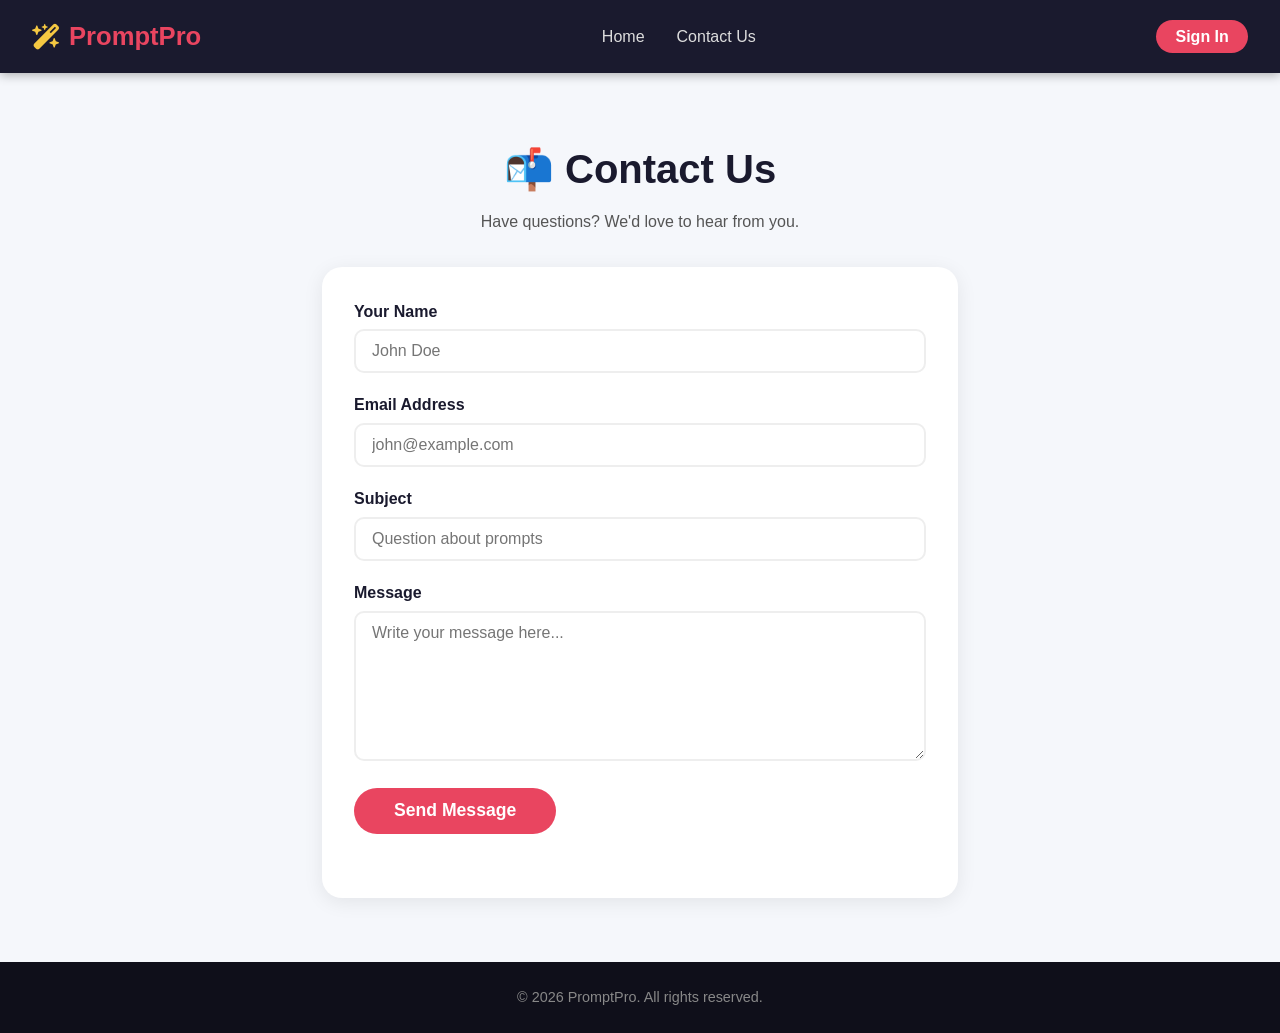
<file: contact.html>
<!DOCTYPE html>
<html lang="en">
<head>
    <meta charset="UTF-8" />
    <meta name="viewport" content="width=device-width, initial-scale=1.0" />
    <title>Contact Us - PromptPro</title>
    <link rel="stylesheet" href="css/style.css" />
    <link rel="stylesheet" href="https://cdnjs.cloudflare.com/ajax/libs/font-awesome/6.5.0/css/all.min.css" />
    <style>
        .contact-page {
            max-width: 700px;
            margin: 4rem auto;
            padding: 0 2rem;
        }
        .contact-page h1 {
            font-size: 2.5rem;
            text-align: center;
            margin-bottom: 0.5rem;
        }
        .contact-page p {
            text-align: center;
            color: #555;
            margin-bottom: 2rem;
        }
        .contact-form {
            background: #fff;
            padding: 2rem;
            border-radius: 20px;
            box-shadow: 0 4px 20px rgba(0,0,0,0.08);
        }
        .contact-form label {
            display: block;
            font-weight: 600;
            margin-bottom: 0.3rem;
        }
        .contact-form input,
        .contact-form textarea {
            width: 100%;
            padding: 0.7rem 1rem;
            border: 2px solid #eee;
            border-radius: 10px;
            margin-bottom: 1.2rem;
            font-size: 1rem;
            transition: border 0.3s;
            font-family: inherit;
        }
        .contact-form input:focus,
        .contact-form textarea:focus {
            border-color: #e94560;
            outline: none;
        }
        .contact-form textarea {
            min-height: 150px;
            resize: vertical;
        }
        .contact-form button {
            background: #e94560;
            color: #fff;
            border: none;
            padding: 0.8rem 2.5rem;
            border-radius: 50px;
            font-weight: 700;
            font-size: 1.1rem;
            cursor: pointer;
            transition: background 0.3s, transform 0.2s;
        }
        .contact-form button:hover {
            background: #c73a52;
            transform: scale(1.02);
        }
        #contactMessage {
            margin-top: 1rem;
            text-align: center;
            font-weight: 600;
        }
        @media (max-width: 600px) {
            .contact-page {
                padding: 0 1rem;
            }
        }
    </style>
</head>
<body>

    <nav class="navbar">
        <div class="nav-container">
            <a href="index.html" class="nav-logo">
                <i class="fas fa-wand-magic-sparkles"></i> PromptPro
            </a>
            <ul class="nav-menu">
                <li><a href="index.html">Home</a></li>
                <li><a href="contact.html">Contact Us</a></li>
            </ul>
            <div class="nav-auth">
                <a href="signin.html" class="btn-auth" id="authBtn">Sign In</a>
            </div>
            <button class="nav-toggle" id="navToggle">
                <i class="fas fa-bars"></i>
            </button>
        </div>
    </nav>

    <section class="contact-page">
        <h1>📬 Contact Us</h1>
        <p>Have questions? We'd love to hear from you.</p>
        <form class="contact-form" id="contactForm">
            <label for="contactName">Your Name</label>
            <input type="text" id="contactName" placeholder="John Doe" required />

            <label for="contactEmail">Email Address</label>
            <input type="email" id="contactEmail" placeholder="john@example.com" required />

            <label for="contactSubject">Subject</label>
            <input type="text" id="contactSubject" placeholder="Question about prompts" required />

            <label for="contactMessageText">Message</label>
            <textarea id="contactMessageText" placeholder="Write your message here..." required></textarea>

            <button type="submit">Send Message</button>
            <p id="contactMessage"></p>
        </form>
    </section>

    <footer class="footer">
        <p>&copy; 2026 PromptPro. All rights reserved.</p>
    </footer>

    <script src="js/firebase-config.js"></script>
    <script src="js/auth.js"></script>
    <script>
        document.getElementById('contactForm')?.addEventListener('submit', function(e) {
            e.preventDefault();
            const name = document.getElementById('contactName').value;
            const email = document.getElementById('contactEmail').value;
            const subject = document.getElementById('contactSubject').value;
            const message = document.getElementById('contactMessageText').value;

            // Simple demo: store in localStorage or show success
            const msg = `✅ Thanks ${name}! We've received your message and will reply within 24 hours.`;
            document.getElementById('contactMessage').textContent = msg;
            document.getElementById('contactMessage').style.color = '#4ecdc4';
            this.reset();
        });

        document.getElementById('navToggle')?.addEventListener('click', function() {
            document.querySelector('.nav-menu').classList.toggle('active');
        });
    </script>
</body>
</html>
</file>
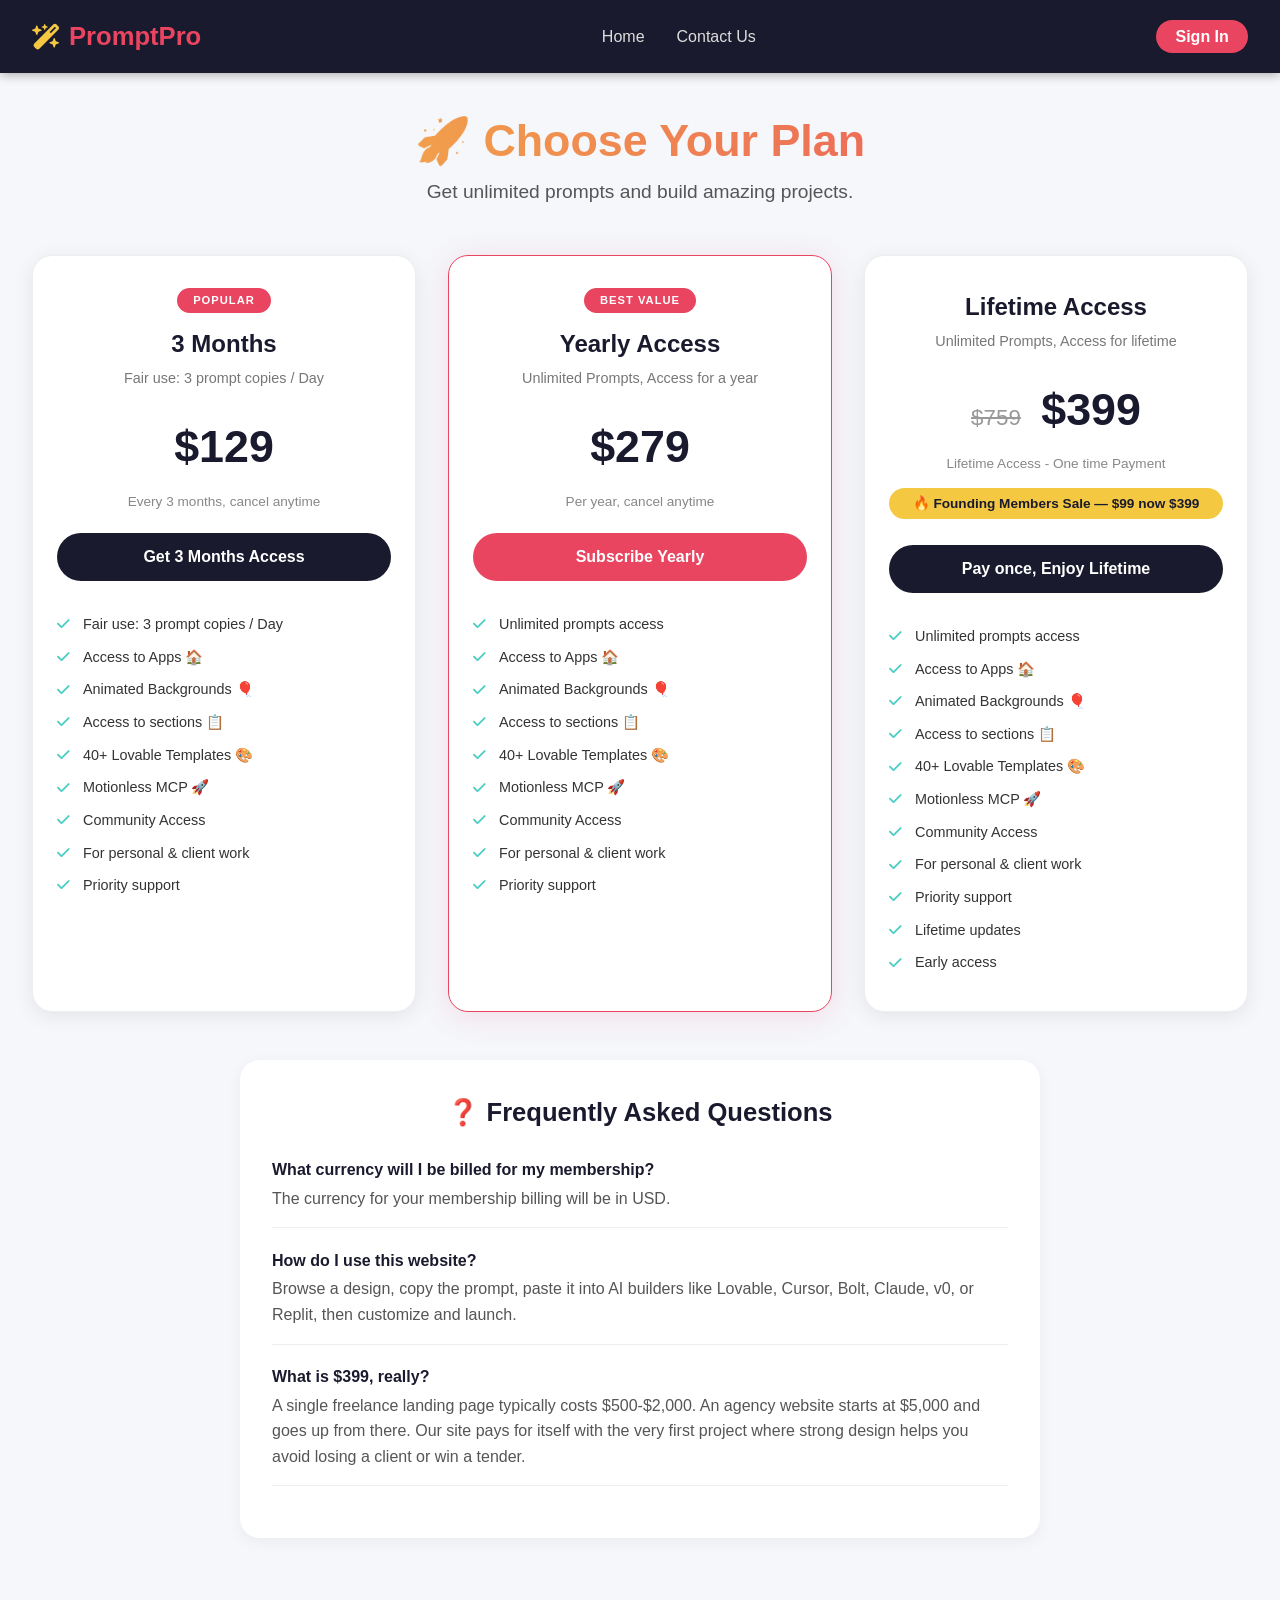
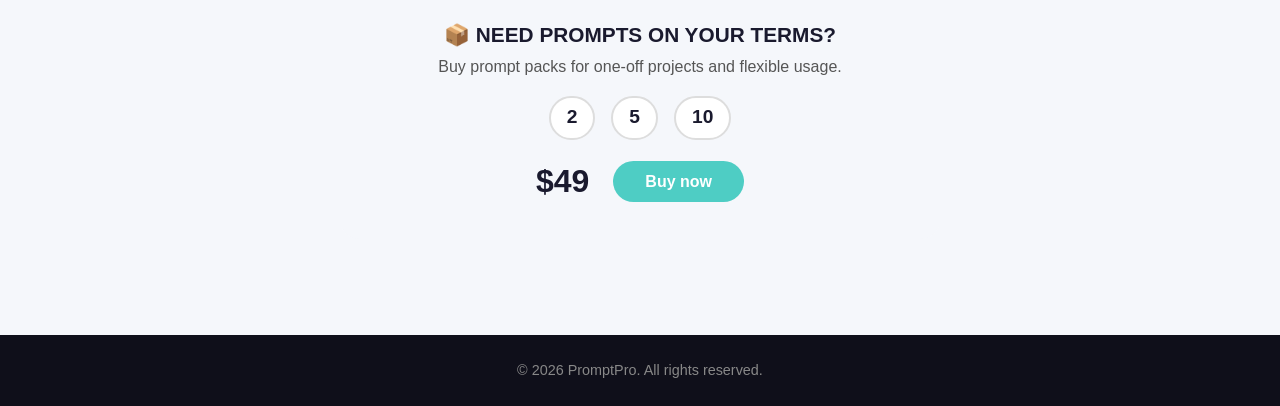
<file: subscription.html>
<!DOCTYPE html>
<html lang="en">
<head>
    <meta charset="UTF-8" />
    <meta name="viewport" content="width=device-width, initial-scale=1.0" />
    <title>Subscribe - PromptPro</title>
    <link rel="stylesheet" href="css/style.css" />
    <link rel="stylesheet" href="css/subscription.css" />
    <link rel="stylesheet" href="https://cdnjs.cloudflare.com/ajax/libs/font-awesome/6.5.0/css/all.min.css" />
</head>
<body>

    <!-- ====== NAVIGATION (same as index) ====== -->
    <nav class="navbar">
        <div class="nav-container">
            <a href="index.html" class="nav-logo">
                <i class="fas fa-wand-magic-sparkles"></i> PromptPro
            </a>
            <ul class="nav-menu">
                <li><a href="index.html">Home</a></li>
                <li><a href="contact.html">Contact Us</a></li>
            </ul>
            <div class="nav-auth">
                <a href="signin.html" class="btn-auth" id="authBtn">Sign In</a>
            </div>
            <button class="nav-toggle" id="navToggle">
                <i class="fas fa-bars"></i>
            </button>
        </div>
    </nav>

    <!-- ====== SUBSCRIPTION PAGE ====== -->
    <section class="subscription-page">
        <div class="subscription-header">
            <h1>🚀 Choose Your Plan</h1>
            <p>Get unlimited prompts and build amazing projects.</p>
        </div>

        <div class="pricing-grid">
            <!-- 3 Months -->
            <div class="pricing-card">
                <div class="plan-badge">POPULAR</div>
                <h2>3 Months</h2>
                <p class="plan-desc">Fair use: 3 prompt copies / Day</p>
                <div class="price">$129</div>
                <p class="billing">Every 3 months, cancel anytime</p>
                <a href="#" class="btn-plan" data-plan="3months">Get 3 Months Access</a>
                <ul class="features">
                    <li><i class="fas fa-check"></i> Fair use: 3 prompt copies / Day</li>
                    <li><i class="fas fa-check"></i> Access to Apps 🏠</li>
                    <li><i class="fas fa-check"></i> Animated Backgrounds 🎈</li>
                    <li><i class="fas fa-check"></i> Access to sections 📋</li>
                    <li><i class="fas fa-check"></i> 40+ Lovable Templates 🎨</li>
                    <li><i class="fas fa-check"></i> Motionless MCP 🚀</li>
                    <li><i class="fas fa-check"></i> Community Access</li>
                    <li><i class="fas fa-check"></i> For personal &amp; client work</li>
                    <li><i class="fas fa-check"></i> Priority support</li>
                </ul>
            </div>

            <!-- Yearly -->
            <div class="pricing-card featured">
                <div class="plan-badge">BEST VALUE</div>
                <h2>Yearly Access</h2>
                <p class="plan-desc">Unlimited Prompts, Access for a year</p>
                <div class="price">$279</div>
                <p class="billing">Per year, cancel anytime</p>
                <a href="#" class="btn-plan btn-primary" data-plan="yearly">Subscribe Yearly</a>
                <ul class="features">
                    <li><i class="fas fa-check"></i> Unlimited prompts access</li>
                    <li><i class="fas fa-check"></i> Access to Apps 🏠</li>
                    <li><i class="fas fa-check"></i> Animated Backgrounds 🎈</li>
                    <li><i class="fas fa-check"></i> Access to sections 📋</li>
                    <li><i class="fas fa-check"></i> 40+ Lovable Templates 🎨</li>
                    <li><i class="fas fa-check"></i> Motionless MCP 🚀</li>
                    <li><i class="fas fa-check"></i> Community Access</li>
                    <li><i class="fas fa-check"></i> For personal &amp; client work</li>
                    <li><i class="fas fa-check"></i> Priority support</li>
                </ul>
            </div>

            <!-- Lifetime -->
            <div class="pricing-card">
                <h2>Lifetime Access</h2>
                <p class="plan-desc">Unlimited Prompts, Access for lifetime</p>
                <div class="price"><span class="strike">$759</span> $399</div>
                <p class="billing">Lifetime Access - One time Payment</p>
                <p class="sale-tag">🔥 Founding Members Sale — $99 now $399</p>
                <a href="#" class="btn-plan" data-plan="lifetime">Pay once, Enjoy Lifetime</a>
                <ul class="features">
                    <li><i class="fas fa-check"></i> Unlimited prompts access</li>
                    <li><i class="fas fa-check"></i> Access to Apps 🏠</li>
                    <li><i class="fas fa-check"></i> Animated Backgrounds 🎈</li>
                    <li><i class="fas fa-check"></i> Access to sections 📋</li>
                    <li><i class="fas fa-check"></i> 40+ Lovable Templates 🎨</li>
                    <li><i class="fas fa-check"></i> Motionless MCP 🚀</li>
                    <li><i class="fas fa-check"></i> Community Access</li>
                    <li><i class="fas fa-check"></i> For personal &amp; client work</li>
                    <li><i class="fas fa-check"></i> Priority support</li>
                    <li><i class="fas fa-check"></i> Lifetime updates</li>
                    <li><i class="fas fa-check"></i> Early access</li>
                </ul>
            </div>
        </div>

        <!-- ====== FAQ / INFO ====== -->
        <div class="faq-section">
            <h3>❓ Frequently Asked Questions</h3>
            <div class="faq-item">
                <strong>What currency will I be billed for my membership?</strong>
                <p>The currency for your membership billing will be in USD.</p>
            </div>
            <div class="faq-item">
                <strong>How do I use this website?</strong>
                <p>Browse a design, copy the prompt, paste it into AI builders like Lovable, Cursor, Bolt, Claude, v0, or Replit, then customize and launch.</p>
            </div>
            <div class="faq-item">
                <strong>What is $399, really?</strong>
                <p>A single freelance landing page typically costs $500-$2,000. An agency website starts at $5,000 and goes up from there. Our site pays for itself with the very first project where strong design helps you avoid losing a client or win a tender.</p>
            </div>
        </div>

        <!-- ====== PROMPT PACKS ====== -->
        <div class="prompt-packs">
            <h3>📦 NEED PROMPTS ON YOUR TERMS?</h3>
            <p>Buy prompt packs for one-off projects and flexible usage.</p>
            <div class="pack-options">
                <span>2</span>
                <span>5</span>
                <span>10</span>
            </div>
            <div class="pack-price">
                <span>$49</span>
                <a href="#" class="btn-pack">Buy now</a>
            </div>
        </div>
    </section>

    <!-- ====== FOOTER ====== -->
    <footer class="footer">
        <p>&copy; 2026 PromptPro. All rights reserved.</p>
    </footer>

    <script src="js/firebase-config.js"></script>
    <script src="js/auth.js"></script>
    <script src="js/subscription.js"></script>
</body>
</html>
</file>
<file: css/style.css>
/* ===== RESET & BASE ===== */
* {
    margin: 0;
    padding: 0;
    box-sizing: border-box;
}

body {
    font-family: 'Segoe UI', Tahoma, Geneva, Verdana, sans-serif;
    background: #f5f7fb;
    color: #1a1a2e;
    line-height: 1.6;
}

a {
    text-decoration: none;
    color: inherit;
}

/* ===== NAVBAR ===== */
.navbar {
    background: #1a1a2e;
    color: #fff;
    padding: 1rem 2rem;
    position: sticky;
    top: 0;
    z-index: 1000;
    box-shadow: 0 2px 10px rgba(0,0,0,0.3);
}

.nav-container {
    max-width: 1400px;
    margin: 0 auto;
    display: flex;
    justify-content: space-between;
    align-items: center;
    flex-wrap: wrap;
}

.nav-logo {
    font-size: 1.6rem;
    font-weight: 700;
    color: #e94560;
    display: flex;
    align-items: center;
    gap: 8px;
}
.nav-logo i {
    color: #f5c842;
}

.nav-menu {
    list-style: none;
    display: flex;
    gap: 2rem;
    align-items: center;
}
.nav-menu li a {
    color: #ddd;
    font-weight: 500;
    transition: color 0.3s;
}
.nav-menu li a:hover {
    color: #e94560;
}

.nav-auth .btn-auth {
    background: #e94560;
    color: #fff;
    padding: 0.5rem 1.2rem;
    border-radius: 30px;
    font-weight: 600;
    transition: background 0.3s;
}
.nav-auth .btn-auth:hover {
    background: #c73a52;
}

.nav-toggle {
    display: none;
    background: none;
    border: none;
    color: #fff;
    font-size: 1.8rem;
    cursor: pointer;
}

/* Mobile nav */
@media (max-width: 768px) {
    .nav-menu {
        display: none;
        width: 100%;
        flex-direction: column;
        gap: 1rem;
        padding: 1rem 0;
        border-top: 1px solid #333;
        margin-top: 1rem;
    }
    .nav-menu.active {
        display: flex;
    }
    .nav-toggle {
        display: block;
    }
    .nav-auth {
        margin-left: auto;
        margin-right: 1rem;
    }
}

/* ===== HERO ===== */
.hero {
    background: linear-gradient(135deg, #1a1a2e 0%, #16213e 50%, #0f3460 100%);
    color: #fff;
    text-align: center;
    padding: 4rem 2rem;
}
.hero h1 {
    font-size: 3rem;
    margin-bottom: 0.5rem;
    background: linear-gradient(90deg, #f5c842, #e94560);
    -webkit-background-clip: text;
    -webkit-text-fill-color: transparent;
    background-clip: text;
}
.hero p {
    font-size: 1.2rem;
    opacity: 0.9;
    margin-bottom: 1.5rem;
}
.btn-hero {
    background: #e94560;
    color: #fff;
    padding: 0.8rem 2.5rem;
    border-radius: 50px;
    font-weight: 700;
    font-size: 1.1rem;
    display: inline-block;
    transition: transform 0.2s, box-shadow 0.2s;
    box-shadow: 0 4px 15px rgba(233, 69, 96, 0.4);
}
.btn-hero:hover {
    transform: scale(1.05);
    box-shadow: 0 6px 25px rgba(233, 69, 96, 0.6);
}

/* ===== FILTER BAR ===== */
.filter-bar {
    max-width: 1400px;
    margin: 2rem auto;
    padding: 0 2rem;
    display: flex;
    gap: 2rem;
    flex-wrap: wrap;
    align-items: center;
}
.filter-group {
    display: flex;
    align-items: center;
    gap: 0.5rem;
}
.filter-group label {
    font-weight: 600;
    color: #1a1a2e;
}
.filter-group select {
    padding: 0.5rem 1rem;
    border-radius: 8px;
    border: 2px solid #ddd;
    background: #fff;
    font-weight: 500;
    cursor: pointer;
    outline: none;
    transition: border 0.3s;
}
.filter-group select:focus {
    border-color: #e94560;
}

/* ===== PRODUCT GRID ===== */
.product-grid {
    max-width: 1400px;
    margin: 0 auto 3rem;
    padding: 0 2rem;
    display: grid;
    grid-template-columns: repeat(5, 1fr);
    gap: 1.5rem;
}

/* Product Card */
.product-card {
    background: #fff;
    border-radius: 16px;
    overflow: hidden;
    box-shadow: 0 4px 15px rgba(0,0,0,0.08);
    transition: transform 0.3s, box-shadow 0.3s;
    display: flex;
    flex-direction: column;
}
.product-card:hover {
    transform: translateY(-5px);
    box-shadow: 0 8px 30px rgba(0,0,0,0.15);
}

.product-card img {
    width: 100%;
    aspect-ratio: 1 / 1;
    object-fit: cover;
    display: block;
    background: #eee;
}

.product-name {
    padding: 0.8rem 1rem 0.4rem;
    font-weight: 600;
    font-size: 0.95rem;
    text-align: center;
    flex-grow: 1;
}

.product-card .btn-copy,
.product-card .btn-premium {
    margin: 0.2rem 1rem 1rem;
    padding: 0.6rem;
    border: none;
    border-radius: 30px;
    font-weight: 700;
    font-size: 0.9rem;
    cursor: pointer;
    transition: background 0.3s, transform 0.2s;
    width: calc(100% - 2rem);
    align-self: center;
}
.product-card .btn-copy {
    background: #4ecdc4;
    color: #fff;
}
.product-card .btn-copy:hover {
    background: #3ab0a8;
    transform: scale(1.02);
}
.product-card .btn-premium {
    background: #f5c842;
    color: #1a1a2e;
}
.product-card .btn-premium:hover {
    background: #e0b032;
    transform: scale(1.02);
}

/* Premium lock icon */
.product-card .premium-badge {
    background: #e94560;
    color: #fff;
    font-size: 0.7rem;
    padding: 0.2rem 0.6rem;
    border-radius: 20px;
    display: inline-block;
    margin: 0 auto 0.2rem;
    letter-spacing: 0.5px;
}

/* Ad Card (same size as product card) */
.ad-card {
    background: #fff;
    border-radius: 16px;
    overflow: hidden;
    box-shadow: 0 4px 15px rgba(0,0,0,0.08);
    transition: transform 0.3s;
    cursor: pointer;
    display: flex;
    flex-direction: column;
}
.ad-card:hover {
    transform: translateY(-5px);
}
.ad-card a {
    display: block;
    width: 100%;
    height: 100%;
}
.ad-card img {
    width: 100%;
    aspect-ratio: 1 / 0.9; /* slightly taller to cover name + button area */
    object-fit: cover;
    display: block;
    background: #ddd;
}

/* ===== RESPONSIVE GRID ===== */
@media (max-width: 1200px) {
    .product-grid {
        grid-template-columns: repeat(4, 1fr);
    }
}
@media (max-width: 992px) {
    .product-grid {
        grid-template-columns: repeat(3, 1fr);
    }
}
@media (max-width: 768px) {
    .product-grid {
        grid-template-columns: repeat(2, 1fr);
        gap: 1rem;
        padding: 0 1rem;
    }
    .hero h1 {
        font-size: 2.2rem;
    }
    .filter-bar {
        flex-direction: column;
        align-items: stretch;
        gap: 0.8rem;
        padding: 0 1rem;
    }
}

/* ===== NOTIFY SECTION ===== */
.notify-section {
    background: #1a1a2e;
    color: #fff;
    text-align: center;
    padding: 3rem 2rem;
    margin-top: 2rem;
}
.notify-section h2 {
    font-size: 2rem;
    margin-bottom: 0.3rem;
}
.notify-section p {
    opacity: 0.8;
    margin-bottom: 1.2rem;
}
.notify-section form {
    display: flex;
    justify-content: center;
    gap: 0.5rem;
    flex-wrap: wrap;
    max-width: 500px;
    margin: 0 auto;
}
.notify-section input {
    padding: 0.7rem 1.2rem;
    border-radius: 30px;
    border: none;
    flex: 1;
    min-width: 200px;
    font-size: 1rem;
}
.notify-section button {
    background: #e94560;
    color: #fff;
    border: none;
    padding: 0.7rem 2rem;
    border-radius: 30px;
    font-weight: 700;
    cursor: pointer;
    transition: background 0.3s;
}
.notify-section button:hover {
    background: #c73a52;
}
#notifyMessage {
    margin-top: 0.8rem;
    color: #4ecdc4;
}

/* ===== FOOTER ===== */
.footer {
    background: #0f0f1a;
    color: #888;
    text-align: center;
    padding: 1.5rem;
    font-size: 0.9rem;
}
</file>
<file: css/subscription.css>
/* ===== SUBSCRIPTION PAGE ===== */
.subscription-page {
    max-width: 1400px;
    margin: 0 auto;
    padding: 2rem 2rem 4rem;
}

.subscription-header {
    text-align: center;
    margin-bottom: 3rem;
}
.subscription-header h1 {
    font-size: 2.8rem;
    background: linear-gradient(90deg, #f5c842, #e94560);
    -webkit-background-clip: text;
    -webkit-text-fill-color: transparent;
    background-clip: text;
}
.subscription-header p {
    font-size: 1.2rem;
    color: #555;
}

/* ===== PRICING GRID ===== */
.pricing-grid {
    display: grid;
    grid-template-columns: repeat(3, 1fr);
    gap: 2rem;
    margin-bottom: 3rem;
}

.pricing-card {
    background: #fff;
    border-radius: 20px;
    padding: 2rem 1.5rem;
    box-shadow: 0 4px 20px rgba(0,0,0,0.08);
    text-align: center;
    transition: transform 0.3s, box-shadow 0.3s;
    border: 1px solid #eee;
    position: relative;
    display: flex;
    flex-direction: column;
}
.pricing-card:hover {
    transform: translateY(-8px);
    box-shadow: 0 12px 40px rgba(0,0,0,0.12);
}
.pricing-card.featured {
    border-color: #e94560;
    box-shadow: 0 4px 30px rgba(233, 69, 96, 0.15);
}
.pricing-card.featured:hover {
    box-shadow: 0 12px 50px rgba(233, 69, 96, 0.25);
}

.plan-badge {
    background: #e94560;
    color: #fff;
    font-size: 0.7rem;
    font-weight: 700;
    letter-spacing: 1px;
    padding: 0.2rem 1rem;
    border-radius: 20px;
    display: inline-block;
    margin-bottom: 0.8rem;
    text-transform: uppercase;
    align-self: center;
}

.pricing-card h2 {
    font-size: 1.5rem;
    margin-bottom: 0.2rem;
}
.plan-desc {
    color: #777;
    font-size: 0.9rem;
    margin-bottom: 0.8rem;
}
.price {
    font-size: 2.8rem;
    font-weight: 800;
    color: #1a1a2e;
    margin: 0.5rem 0;
}
.price .strike {
    font-size: 1.4rem;
    font-weight: 400;
    color: #999;
    text-decoration: line-through;
    margin-right: 0.5rem;
}
.billing {
    font-size: 0.85rem;
    color: #888;
    margin-bottom: 0.5rem;
}
.sale-tag {
    background: #f5c842;
    color: #1a1a2e;
    font-weight: 700;
    font-size: 0.85rem;
    padding: 0.3rem 0.8rem;
    border-radius: 30px;
    display: inline-block;
    margin: 0.3rem 0 0.8rem;
}

.btn-plan {
    display: inline-block;
    background: #1a1a2e;
    color: #fff;
    padding: 0.7rem 1.5rem;
    border-radius: 50px;
    font-weight: 700;
    margin: 0.8rem 0 1.2rem;
    transition: background 0.3s, transform 0.2s;
}
.btn-plan:hover {
    background: #2a2a4a;
    transform: scale(1.02);
}
.btn-plan.btn-primary {
    background: #e94560;
}
.btn-plan.btn-primary:hover {
    background: #c73a52;
}

.features {
    list-style: none;
    text-align: left;
    padding: 0;
    margin: 0.5rem 0 0;
    flex-grow: 1;
}
.features li {
    padding: 0.3rem 0;
    font-size: 0.9rem;
    color: #333;
    display: flex;
    align-items: center;
    gap: 0.5rem;
}
.features li i {
    color: #4ecdc4;
    width: 18px;
}

/* ===== FAQ ===== */
.faq-section {
    max-width: 800px;
    margin: 3rem auto;
    background: #fff;
    padding: 2rem;
    border-radius: 20px;
    box-shadow: 0 4px 15px rgba(0,0,0,0.05);
}
.faq-section h3 {
    text-align: center;
    margin-bottom: 1.5rem;
    font-size: 1.6rem;
}
.faq-item {
    margin-bottom: 1.2rem;
    border-bottom: 1px solid #eee;
    padding-bottom: 1rem;
}
.faq-item strong {
    display: block;
    color: #1a1a2e;
}
.faq-item p {
    color: #555;
    margin-top: 0.2rem;
}

/* ===== PROMPT PACKS ===== */
.prompt-packs {
    text-align: center;
    background: #f5f7fb;
    padding: 2rem;
    border-radius: 20px;
    max-width: 600px;
    margin: 2rem auto;
}
.prompt-packs h3 {
    font-size: 1.3rem;
    margin-bottom: 0.2rem;
}
.prompt-packs p {
    color: #555;
}
.pack-options {
    display: flex;
    justify-content: center;
    gap: 1rem;
    margin: 1rem 0;
    font-weight: 700;
    font-size: 1.2rem;
}
.pack-options span {
    background: #fff;
    padding: 0.3rem 1rem;
    border-radius: 30px;
    border: 2px solid #ddd;
}
.pack-price {
    display: flex;
    justify-content: center;
    align-items: center;
    gap: 1.5rem;
    margin-top: 0.5rem;
}
.pack-price span {
    font-size: 2rem;
    font-weight: 800;
    color: #1a1a2e;
}
.btn-pack {
    background: #4ecdc4;
    color: #fff;
    padding: 0.5rem 2rem;
    border-radius: 30px;
    font-weight: 700;
    transition: background 0.3s;
}
.btn-pack:hover {
    background: #3ab0a8;
}

/* ===== RESPONSIVE ===== */
@media (max-width: 992px) {
    .pricing-grid {
        grid-template-columns: 1fr;
        max-width: 500px;
        margin: 0 auto 2rem;
    }
    .subscription-header h1 {
        font-size: 2rem;
    }
}
@media (max-width: 600px) {
    .subscription-page {
        padding: 1rem;
    }
    .price {
        font-size: 2.2rem;
    }
    .pack-price {
        flex-direction: column;
        gap: 0.5rem;
    }
}
</file>
